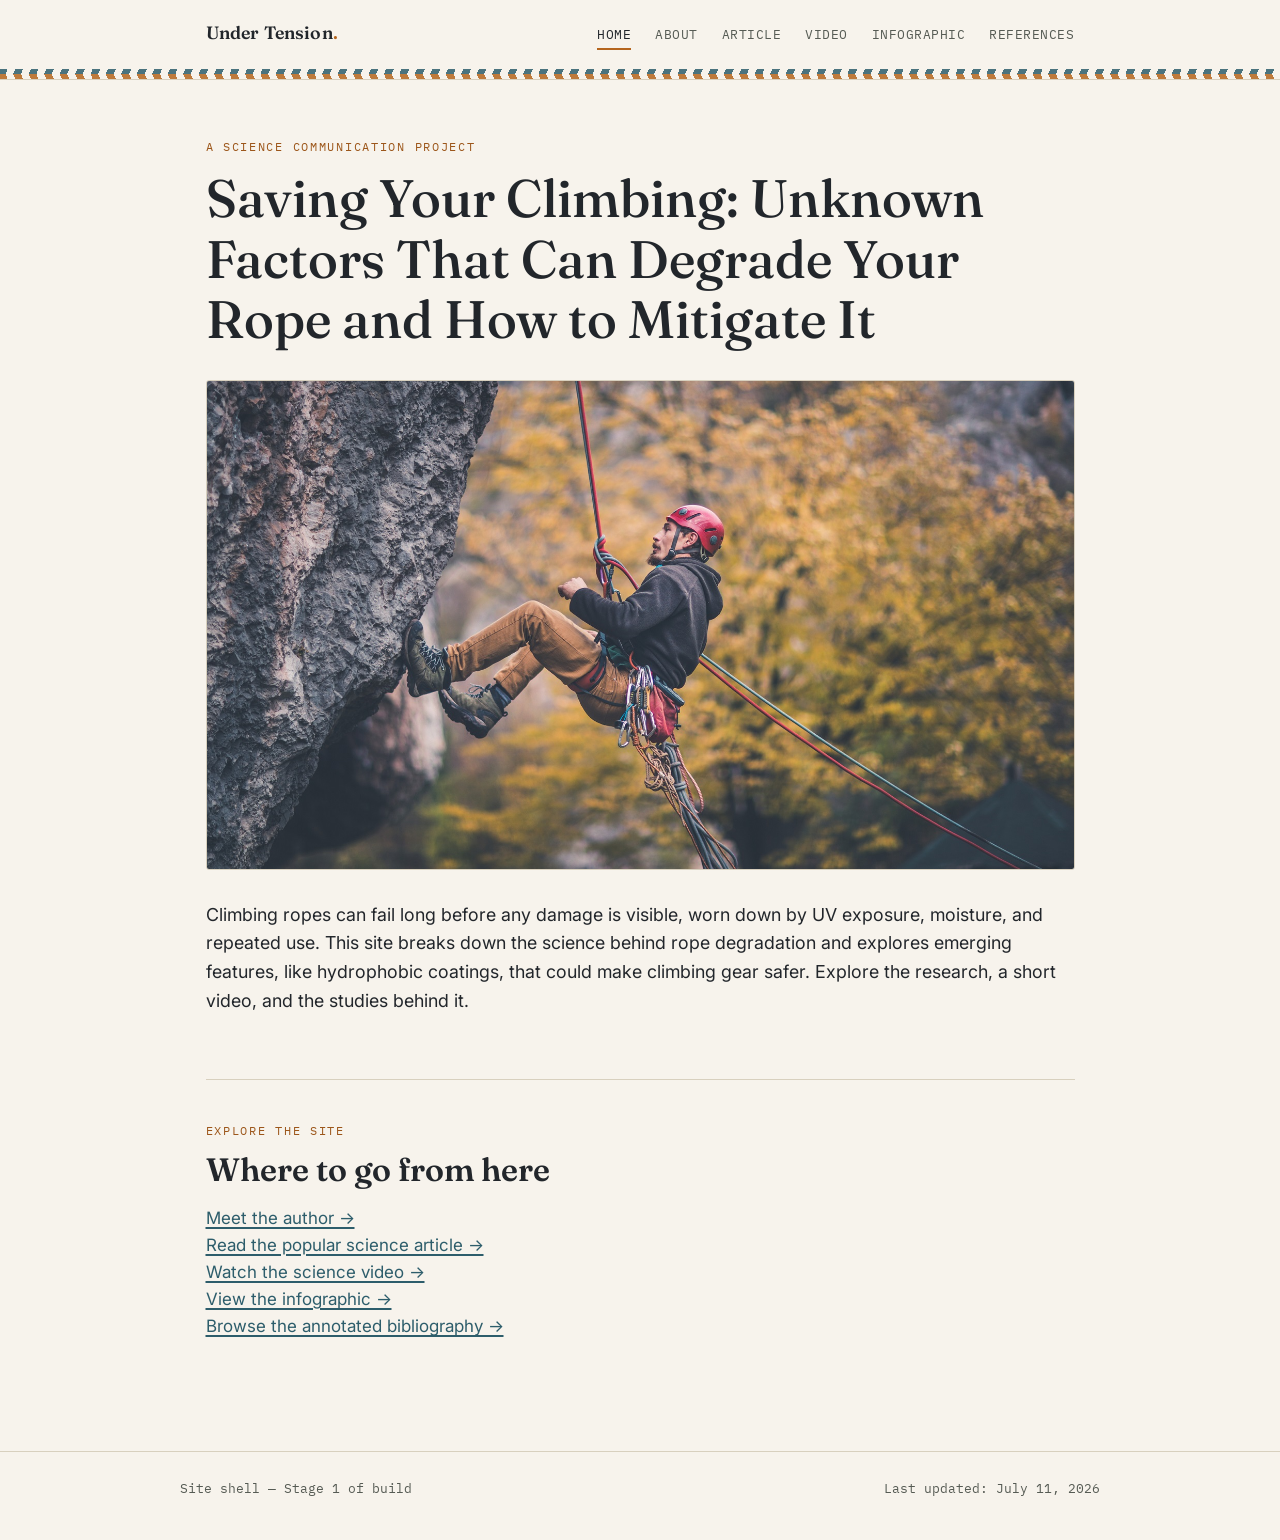
<file: index.html>
<!DOCTYPE html>
<html lang="en">
<head>
  <meta charset="UTF-8">
  <meta name="viewport" content="width=device-width, initial-scale=1.0">
  <title>Under Tension — The Science of Rope Safety</title>
  <link rel="preconnect" href="https://fonts.googleapis.com">
  <link href="https://fonts.googleapis.com/css2?family=Fraunces:opsz,wght@9..144,500;9..144,600&family=Inter:wght@400;500;600&family=IBM+Plex+Mono:wght@500&display=swap" rel="stylesheet">
  <link rel="stylesheet" href="styles.css">
</head>
<body>

  <header class="site-header">
    <div class="nav-inner">
      <a class="site-wordmark" href="index.html">Under Tension<span>.</span></a>
      <nav class="site-nav" aria-label="Primary">
        <a href="index.html" aria-current="page">Home</a>
        <a href="about.html">About</a>
        <a href="article.html">Article</a>
        <a href="video.html">Video</a>
        <a href="infographic.html">Infographic</a>
        <a href="references.html">References</a>
      </nav>
    </div>
    <div class="rope-rule" role="presentation"></div>
  </header>

  <main>

    <section class="hero">
      <p class="eyebrow">A Science Communication Project</p>
      <h1>Saving Your Climbing: Unknown Factors That Can Degrade Your Rope and How to Mitigate It</h1>

      <img src="homepage-climber.jpg" alt="A climber rappelling down a rock face using a rope and harness" style="width: 100%; border-radius: 3px; margin: 1.8rem 0; border: 1px solid var(--line);">

      <p style="font-size: 1.05rem;">Climbing ropes can fail long before any damage is visible, worn down by UV exposure, moisture, and repeated use. This site breaks down the science behind rope degradation and explores emerging features, like hydrophobic coatings, that could make climbing gear safer. Explore the research, a short video, and the studies behind it.</p>
    </section>

    <section id="explore">
      <p class="eyebrow">Explore the Site</p>
      <h2>Where to go from here</h2>
      <p>
        <a href="about.html">Meet the author →</a><br>
        <a href="article.html">Read the popular science article →</a><br>
        <a href="video.html">Watch the science video →</a><br>
        <a href="infographic.html">View the infographic →</a><br>
        <a href="references.html">Browse the annotated bibliography →</a>
      </p>
    </section>

  </main>

  <footer class="site-footer">
    <div class="site-footer-inner">
      <span>Site shell — Stage 1 of build</span>
      <span>Last updated: July 11, 2026</span>
    </div>
  </footer>

</body>
</html>
</file>
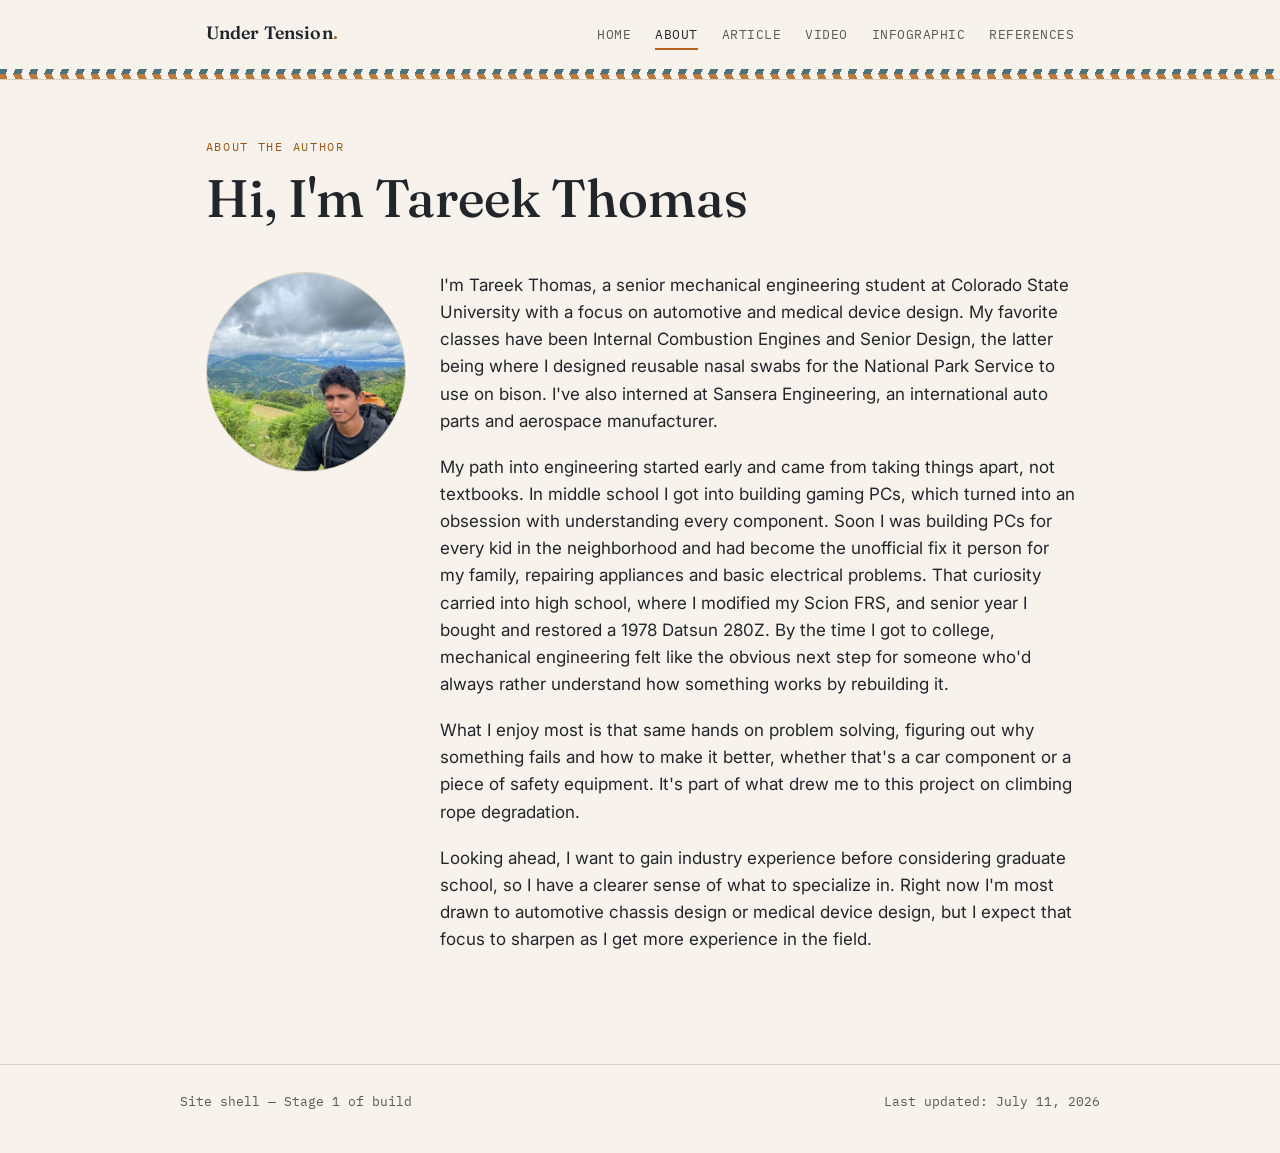
<file: about.html>
<!DOCTYPE html>
<html lang="en">
<head>
  <meta charset="UTF-8">
  <meta name="viewport" content="width=device-width, initial-scale=1.0">
  <title>About — Under Tension</title>
  <link rel="preconnect" href="https://fonts.googleapis.com">
  <link href="https://fonts.googleapis.com/css2?family=Fraunces:opsz,wght@9..144,500;9..144,600&family=Inter:wght@400;500;600&family=IBM+Plex+Mono:wght@500&display=swap" rel="stylesheet">
  <link rel="stylesheet" href="styles.css">
</head>
<body>

  <header class="site-header">
    <div class="nav-inner">
      <a class="site-wordmark" href="index.html">Under Tension<span>.</span></a>
      <nav class="site-nav" aria-label="Primary">
        <a href="index.html">Home</a>
        <a href="about.html" aria-current="page">About</a>
        <a href="article.html">Article</a>
        <a href="video.html">Video</a>
        <a href="infographic.html">Infographic</a>
        <a href="references.html">References</a>
      </nav>
    </div>
    <div class="rope-rule" role="presentation"></div>
  </header>

  <main>

    <section class="hero" style="padding-bottom: 1rem;">
      <p class="eyebrow">About the Author</p>
      <h1>Hi, I'm Tareek Thomas</h1>
    </section>

    <section style="border-top: none; padding-top: 0;">
      <div class="about-grid">

        <img src="tareek-photo.jpg" alt="Photo of Tareek Thomas" style="width: 200px; height: 200px; object-fit: cover; border-radius: 50%; border: 1.5px solid var(--line); flex-shrink: 0;">

        <div class="about-text">
          <p>I'm Tareek Thomas, a senior mechanical engineering student at Colorado State University with a focus on automotive and medical device design. My favorite classes have been Internal Combustion Engines and Senior Design, the latter being where I designed reusable nasal swabs for the National Park Service to use on bison. I've also interned at Sansera Engineering, an international auto parts and aerospace manufacturer.</p>

          <p>My path into engineering started early and came from taking things apart, not textbooks. In middle school I got into building gaming PCs, which turned into an obsession with understanding every component. Soon I was building PCs for every kid in the neighborhood and had become the unofficial fix it person for my family, repairing appliances and basic electrical problems. That curiosity carried into high school, where I modified my Scion FRS, and senior year I bought and restored a 1978 Datsun 280Z. By the time I got to college, mechanical engineering felt like the obvious next step for someone who'd always rather understand how something works by rebuilding it.</p>

          <p>What I enjoy most is that same hands on problem solving, figuring out why something fails and how to make it better, whether that's a car component or a piece of safety equipment. It's part of what drew me to this project on climbing rope degradation.</p>

          <p>Looking ahead, I want to gain industry experience before considering graduate school, so I have a clearer sense of what to specialize in. Right now I'm most drawn to automotive chassis design or medical device design, but I expect that focus to sharpen as I get more experience in the field.</p>
        </div>

      </div>
    </section>

  </main>

  <footer class="site-footer">
    <div class="site-footer-inner">
      <span>Site shell — Stage 1 of build</span>
      <span>Last updated: July 11, 2026</span>
    </div>
  </footer>

</body>
</html>
</file>
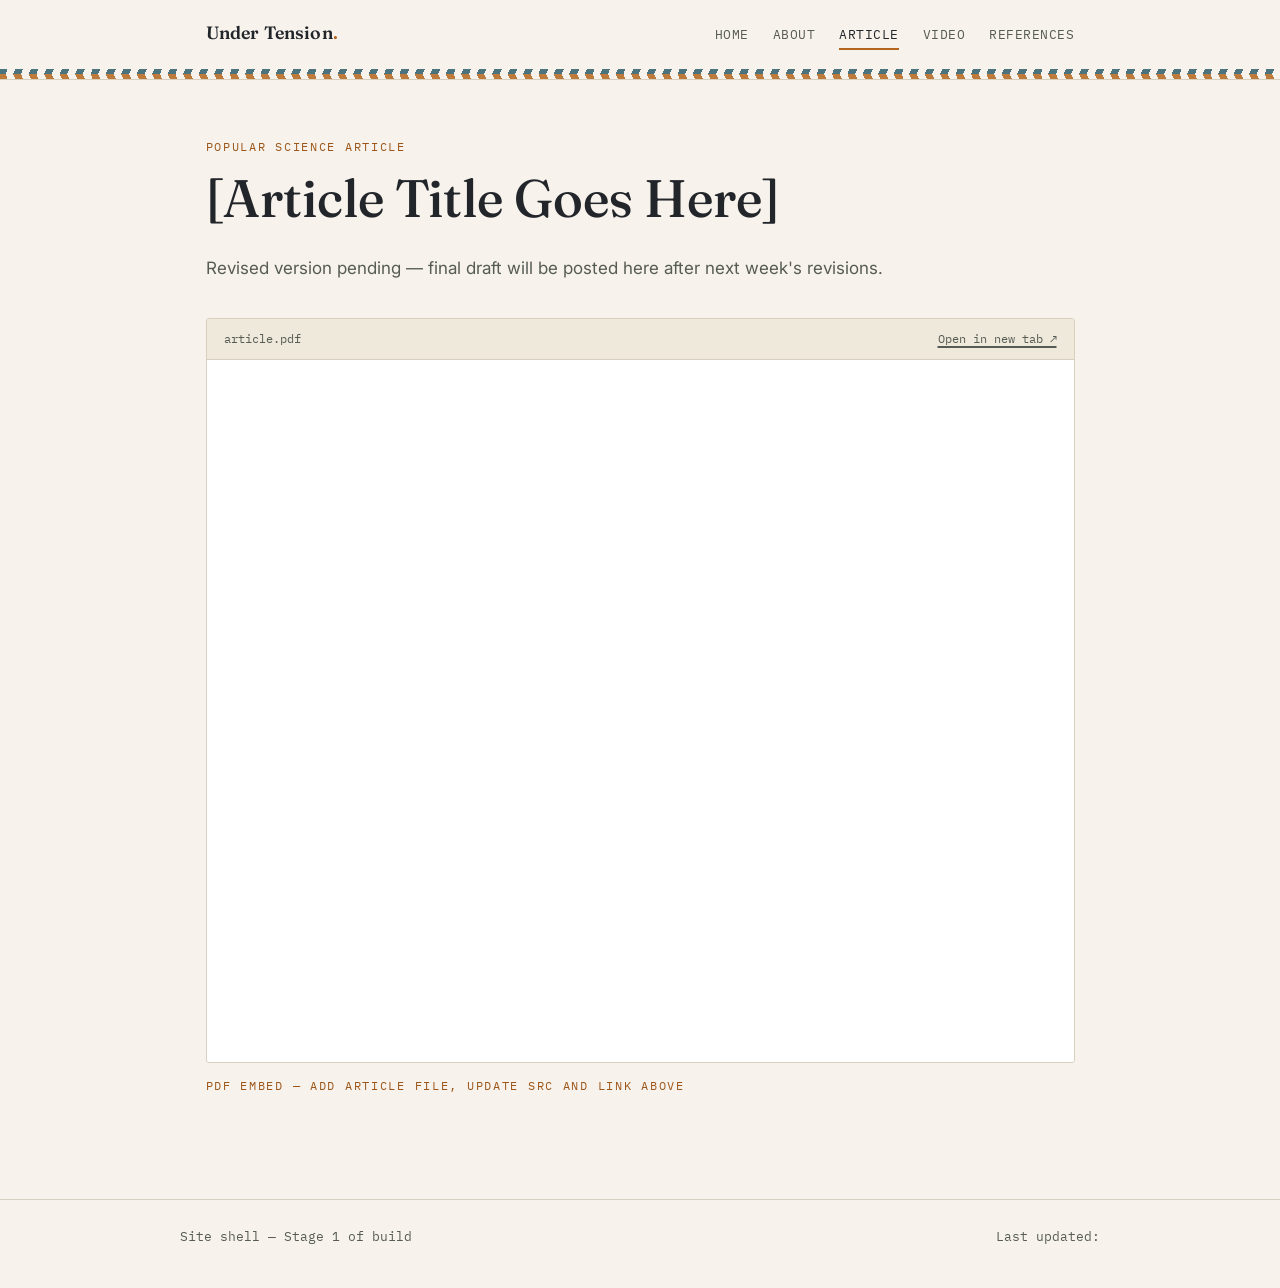
<file: article.html>
<!DOCTYPE html>
<html lang="en">
<head>
  <meta charset="UTF-8">
  <meta name="viewport" content="width=device-width, initial-scale=1.0">
  <title>Article — Under Tension</title>
  <link rel="preconnect" href="https://fonts.googleapis.com">
  <link href="https://fonts.googleapis.com/css2?family=Fraunces:opsz,wght@9..144,500;9..144,600&family=Inter:wght@400;500;600&family=IBM+Plex+Mono:wght@500&display=swap" rel="stylesheet">
  <link rel="stylesheet" href="styles.css">
</head>
<body>

  <header class="site-header">
    <div class="nav-inner">
      <a class="site-wordmark" href="index.html">Under Tension<span>.</span></a>
      <nav class="site-nav" aria-label="Primary">
        <a href="index.html">Home</a>
        <a href="about.html">About</a>
        <a href="article.html" aria-current="page">Article</a>
        <a href="video.html">Video</a>
        <a href="references.html">References</a>
      </nav>
    </div>
    <div class="rope-rule" role="presentation"></div>
  </header>

  <main>

    <section class="hero" style="padding-bottom: 1rem;">
      <p class="eyebrow">Popular Science Article</p>
      <h1>[Article Title Goes Here]</h1>
      <p style="color: var(--ink-soft);">Revised version pending — final draft will be posted here after next week's revisions.</p>
    </section>

    <section style="border-top: none; padding-top: 0;">

      <!-- Embed PDF export of the polished, two-column article -->
      <div class="article-embed">
        <div class="article-toolbar">
          <span>article.pdf</span>
          <a href="#" style="color: var(--ink-soft);">Open in new tab ↗</a>
        </div>
        <!-- Replace src with path to exported PDF once ready -->
        <iframe src="" title="Popular science article PDF" loading="lazy"></iframe>
      </div>
      <p class="eyebrow" style="margin-top: 0.8rem;">PDF embed — add article file, update src and link above</p>

    </section>

  </main>

  <footer class="site-footer">
    <div class="site-footer-inner">
      <span>Site shell — Stage 1 of build</span>
      <span>Last updated: <!-- TODO: date --></span>
    </div>
  </footer>

</body>
</html>
</file>
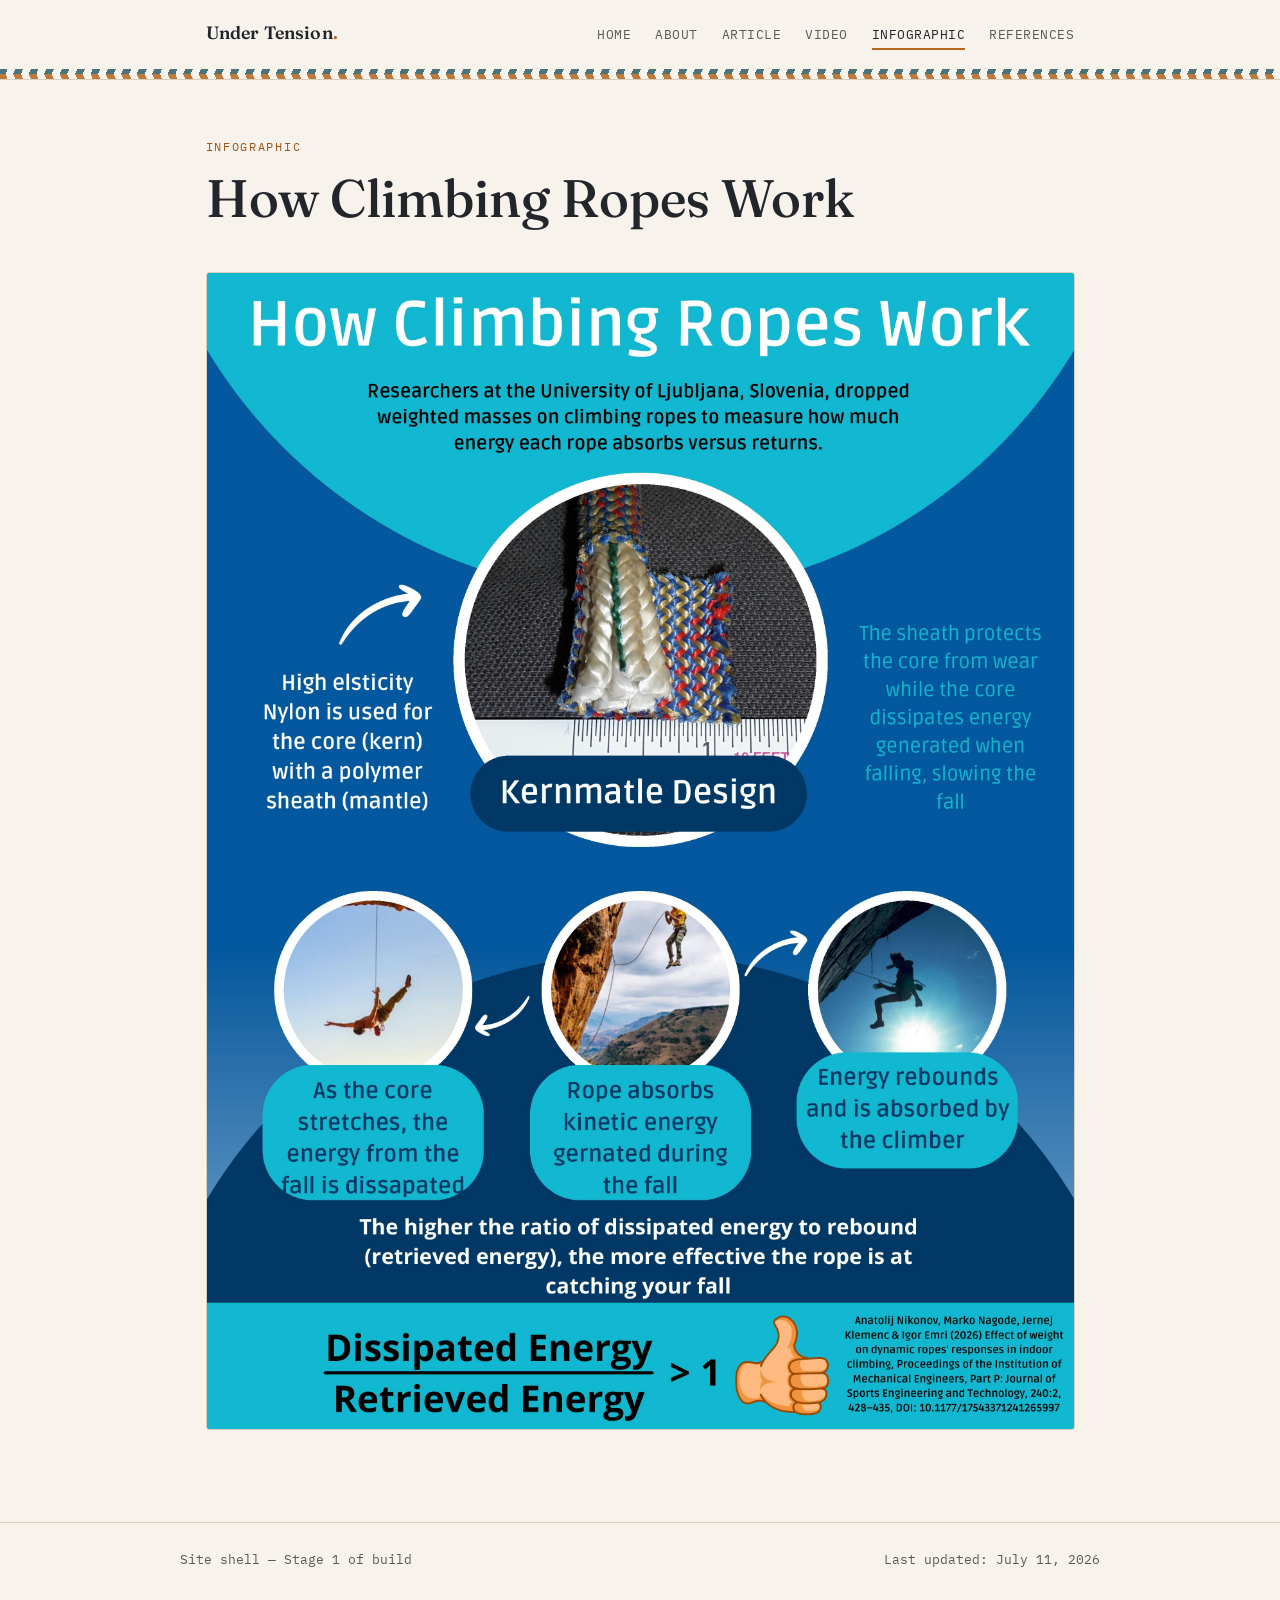
<file: infographic.html>
<!DOCTYPE html>
<html lang="en">
<head>
  <meta charset="UTF-8">
  <meta name="viewport" content="width=device-width, initial-scale=1.0">
  <title>Infographic — Under Tension</title>
  <link rel="preconnect" href="https://fonts.googleapis.com">
  <link href="https://fonts.googleapis.com/css2?family=Fraunces:opsz,wght@9..144,500;9..144,600&family=Inter:wght@400;500;600&family=IBM+Plex+Mono:wght@500&display=swap" rel="stylesheet">
  <link rel="stylesheet" href="styles.css">
</head>
<body>

  <header class="site-header">
    <div class="nav-inner">
      <a class="site-wordmark" href="index.html">Under Tension<span>.</span></a>
      <nav class="site-nav" aria-label="Primary">
        <a href="index.html">Home</a>
        <a href="about.html">About</a>
        <a href="article.html">Article</a>
        <a href="video.html">Video</a>
        <a href="infographic.html" aria-current="page">Infographic</a>
        <a href="references.html">References</a>
      </nav>
    </div>
    <div class="rope-rule" role="presentation"></div>
  </header>

  <main>

    <section class="hero" style="padding-bottom: 1rem;">
      <p class="eyebrow">Infographic</p>
      <h1>How Climbing Ropes Work</h1>
    </section>

    <section style="border-top: none; padding-top: 0;">
      <img src="infographic-1.jpg" alt="Infographic explaining kernmantle climbing rope design and how climbing ropes absorb and dissipate fall energy, based on research from the University of Ljubljana" style="width: 100%; border-radius: 3px; border: 1px solid var(--line);">
    </section>

  </main>

  <footer class="site-footer">
    <div class="site-footer-inner">
      <span>Site shell — Stage 1 of build</span>
      <span>Last updated: July 11, 2026</span>
    </div>
  </footer>

</body>
</html>
</file>
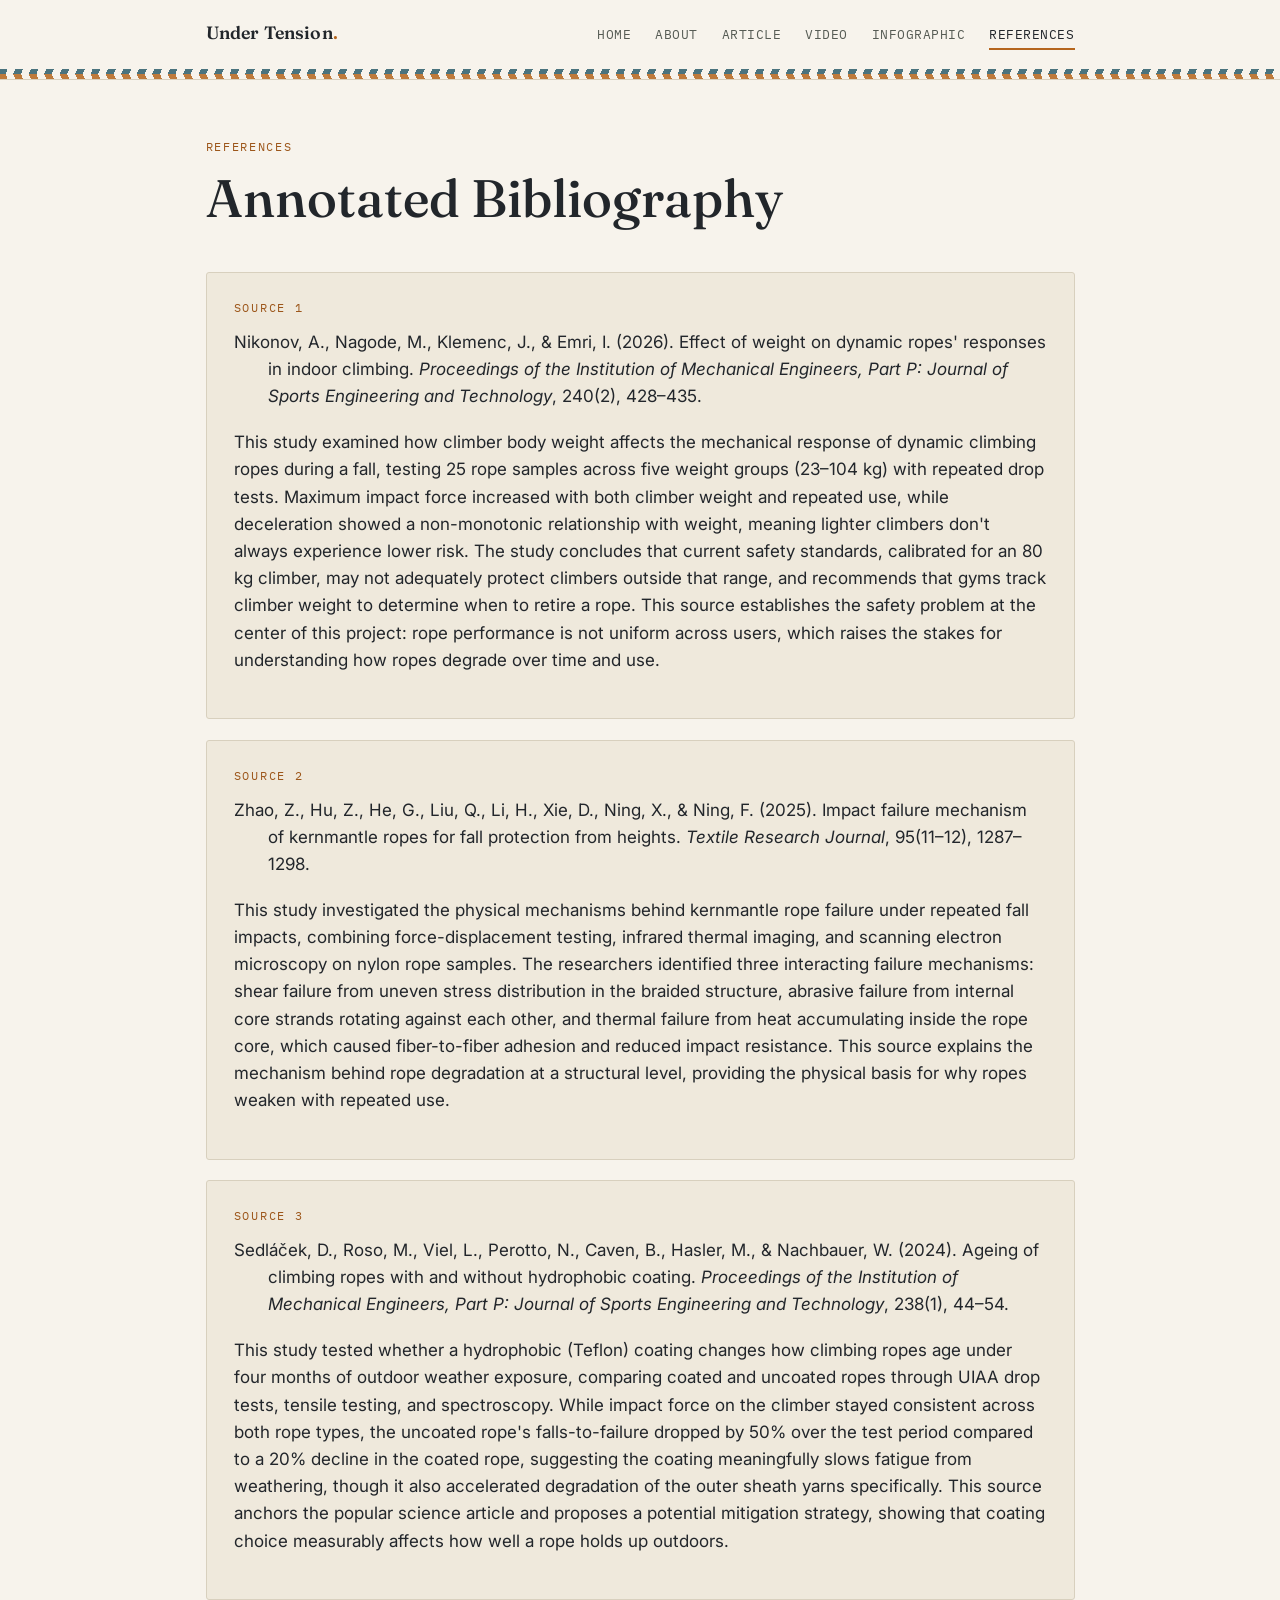
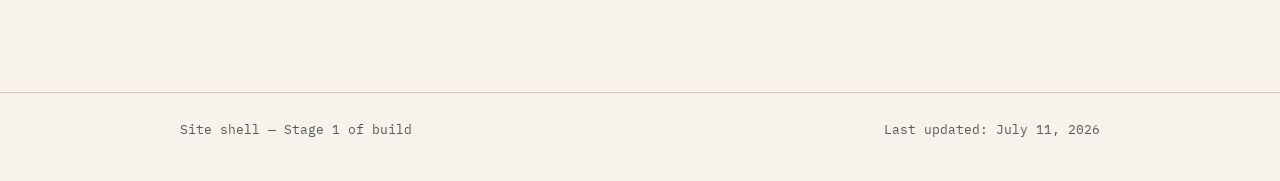
<file: references.html>
<!DOCTYPE html>
<html lang="en">
<head>
  <meta charset="UTF-8">
  <meta name="viewport" content="width=device-width, initial-scale=1.0">
  <title>References — Under Tension</title>
  <link rel="preconnect" href="https://fonts.googleapis.com">
  <link href="https://fonts.googleapis.com/css2?family=Fraunces:opsz,wght@9..144,500;9..144,600&family=Inter:wght@400;500;600&family=IBM+Plex+Mono:wght@500&display=swap" rel="stylesheet">
  <link rel="stylesheet" href="styles.css">
</head>
<body>

  <header class="site-header">
    <div class="nav-inner">
      <a class="site-wordmark" href="index.html">Under Tension<span>.</span></a>
      <nav class="site-nav" aria-label="Primary">
        <a href="index.html">Home</a>
        <a href="about.html">About</a>
        <a href="article.html">Article</a>
        <a href="video.html">Video</a>
        <a href="infographic.html">Infographic</a>
        <a href="references.html" aria-current="page">References</a>
      </nav>
    </div>
    <div class="rope-rule" role="presentation"></div>
  </header>

  <main>

    <section class="hero" style="padding-bottom: 1rem;">
      <p class="eyebrow">References</p>
      <h1>Annotated Bibliography</h1>
    </section>

    <section style="border-top: none; padding-top: 0;">

      <div class="card">
        <p class="eyebrow">Source 1</p>
        <p class="citation">Nikonov, A., Nagode, M., Klemenc, J., &amp; Emri, I. (2026). Effect of weight on dynamic ropes' responses in indoor climbing. <em>Proceedings of the Institution of Mechanical Engineers, Part P: Journal of Sports Engineering and Technology</em>, 240(2), 428–435.</p>
        <p>This study examined how climber body weight affects the mechanical response of dynamic climbing ropes during a fall, testing 25 rope samples across five weight groups (23–104 kg) with repeated drop tests. Maximum impact force increased with both climber weight and repeated use, while deceleration showed a non-monotonic relationship with weight, meaning lighter climbers don't always experience lower risk. The study concludes that current safety standards, calibrated for an 80 kg climber, may not adequately protect climbers outside that range, and recommends that gyms track climber weight to determine when to retire a rope. This source establishes the safety problem at the center of this project: rope performance is not uniform across users, which raises the stakes for understanding how ropes degrade over time and use.</p>
      </div>

      <div class="card" style="margin-top: 1.2rem;">
        <p class="eyebrow">Source 2</p>
        <p class="citation">Zhao, Z., Hu, Z., He, G., Liu, Q., Li, H., Xie, D., Ning, X., &amp; Ning, F. (2025). Impact failure mechanism of kernmantle ropes for fall protection from heights. <em>Textile Research Journal</em>, 95(11–12), 1287–1298.</p>
        <p>This study investigated the physical mechanisms behind kernmantle rope failure under repeated fall impacts, combining force-displacement testing, infrared thermal imaging, and scanning electron microscopy on nylon rope samples. The researchers identified three interacting failure mechanisms: shear failure from uneven stress distribution in the braided structure, abrasive failure from internal core strands rotating against each other, and thermal failure from heat accumulating inside the rope core, which caused fiber-to-fiber adhesion and reduced impact resistance. This source explains the mechanism behind rope degradation at a structural level, providing the physical basis for why ropes weaken with repeated use.</p>
      </div>

      <div class="card" style="margin-top: 1.2rem;">
        <p class="eyebrow">Source 3</p>
        <p class="citation">Sedláček, D., Roso, M., Viel, L., Perotto, N., Caven, B., Hasler, M., &amp; Nachbauer, W. (2024). Ageing of climbing ropes with and without hydrophobic coating. <em>Proceedings of the Institution of Mechanical Engineers, Part P: Journal of Sports Engineering and Technology</em>, 238(1), 44–54.</p>
        <p>This study tested whether a hydrophobic (Teflon) coating changes how climbing ropes age under four months of outdoor weather exposure, comparing coated and uncoated ropes through UIAA drop tests, tensile testing, and spectroscopy. While impact force on the climber stayed consistent across both rope types, the uncoated rope's falls-to-failure dropped by 50% over the test period compared to a 20% decline in the coated rope, suggesting the coating meaningfully slows fatigue from weathering, though it also accelerated degradation of the outer sheath yarns specifically. This source anchors the popular science article and proposes a potential mitigation strategy, showing that coating choice measurably affects how well a rope holds up outdoors.</p>
      </div>

    </section>

  </main>

  <footer class="site-footer">
    <div class="site-footer-inner">
      <span>Site shell — Stage 1 of build</span>
      <span>Last updated: July 11, 2026</span>
    </div>
  </footer>

</body>
</html>
</file>
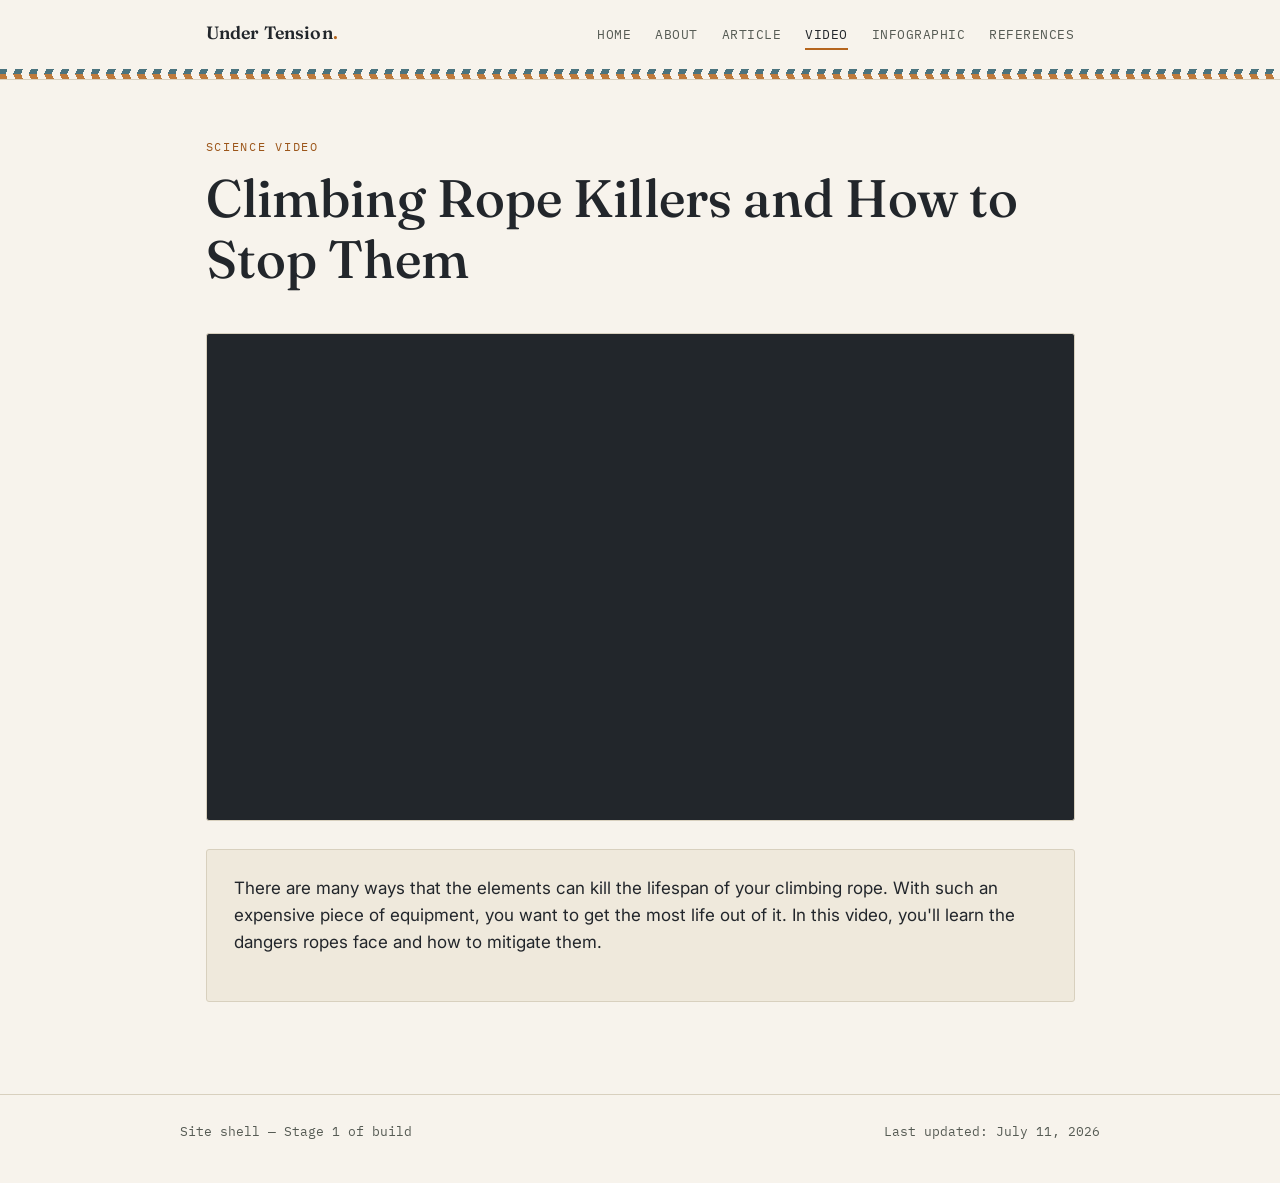
<file: video.html>
<!DOCTYPE html>
<html lang="en">
<head>
  <meta charset="UTF-8">
  <meta name="viewport" content="width=device-width, initial-scale=1.0">
  <title>Video — Under Tension</title>
  <link rel="preconnect" href="https://fonts.googleapis.com">
  <link href="https://fonts.googleapis.com/css2?family=Fraunces:opsz,wght@9..144,500;9..144,600&family=Inter:wght@400;500;600&family=IBM+Plex+Mono:wght@500&display=swap" rel="stylesheet">
  <link rel="stylesheet" href="styles.css">
</head>
<body>

  <header class="site-header">
    <div class="nav-inner">
      <a class="site-wordmark" href="index.html">Under Tension<span>.</span></a>
      <nav class="site-nav" aria-label="Primary">
        <a href="index.html">Home</a>
        <a href="about.html">About</a>
        <a href="article.html">Article</a>
        <a href="video.html" aria-current="page">Video</a>
        <a href="infographic.html">Infographic</a>
        <a href="references.html">References</a>
      </nav>
    </div>
    <div class="rope-rule" role="presentation"></div>
  </header>

  <main>

    <section class="hero" style="padding-bottom: 1rem;">
      <p class="eyebrow">Science Video</p>
      <h1>Climbing Rope Killers and How to Stop Them</h1>
    </section>

    <section style="border-top: none; padding-top: 0;">

      <div class="video-frame">
        <!--
          Replace src with embed link once video is uploaded, e.g.:
          YouTube:  https://www.youtube.com/embed/VIDEO_ID
          Vimeo:    https://player.vimeo.com/video/VIDEO_ID
        -->
        <iframe
          src="https://www.youtube.com/embed/vulMutAZ1Wk"
          title="Climbing Rope Killers and How to Stop Them"
          loading="lazy"
          allow="accelerometer; autoplay; clipboard-write; encrypted-media; gyroscope; picture-in-picture"
          allowfullscreen>
        </iframe>
      </div>

      <div class="card" style="margin-top: 1.6rem;">
        <p>There are many ways that the elements can kill the lifespan of your climbing rope. With such an expensive piece of equipment, you want to get the most life out of it. In this video, you'll learn the dangers ropes face and how to mitigate them.</p>
      </div>

    </section>

  </main>

  <footer class="site-footer">
    <div class="site-footer-inner">
      <span>Site shell — Stage 1 of build</span>
      <span>Last updated: July 11, 2026</span>
    </div>
  </footer>

</body>
</html>
</file>
<file: styles.css>
/* ==========================================================================
   Design tokens
   ========================================================================== */
:root {
  --paper:      #F7F3EC;
  --paper-dim:  #EFE9DC;
  --ink:        #22262B;
  --ink-soft:   #565B54;
  --line:       #D8D0BE;
  --teal:       #2D5D6B;
  --teal-dim:   #24505C;
  --rust:       #B5651D;
  --rust-dim:   #9C561A;
  --alert:      #A63B2A;

  --display: "Fraunces", "Iowan Old Style", Georgia, serif;
  --body: "Inter", -apple-system, BlinkMacSystemFont, "Segoe UI", sans-serif;
  --mono: "IBM Plex Mono", "SFMono-Regular", Menlo, monospace;

  --max-w: 920px;
  --radius: 3px;
}

@media (prefers-reduced-motion: no-preference) {
  html { scroll-behavior: smooth; }
}

* { box-sizing: border-box; }

html, body {
  margin: 0;
  padding: 0;
  background: var(--paper);
  color: var(--ink);
  font-family: var(--body);
  font-size: 17px;
  line-height: 1.6;
}

img { max-width: 100%; display: block; }

a { color: var(--teal); text-decoration-thickness: 1.5px; text-underline-offset: 3px; }
a:hover { color: var(--teal-dim); }

a:focus-visible,
button:focus-visible,
input:focus-visible,
textarea:focus-visible {
  outline: 2px solid var(--rust);
  outline-offset: 3px;
}

h1, h2, h3 {
  font-family: var(--display);
  font-weight: 600;
  line-height: 1.15;
  margin: 0 0 0.5em;
  color: var(--ink);
}

h1 { font-size: clamp(2.1rem, 4.5vw, 3.1rem); font-weight: 500; }
h2 { font-size: clamp(1.4rem, 3vw, 1.9rem); }
h3 { font-size: 1.15rem; }

p { margin: 0 0 1.1em; color: var(--ink); }

.eyebrow {
  font-family: var(--mono);
  font-size: 0.72rem;
  letter-spacing: 0.14em;
  text-transform: uppercase;
  color: var(--rust-dim);
  margin: 0 0 0.9em;
}

/* ==========================================================================
   Signature element: woven-rope rule
   used under the nav and between major sections, standing in for the
   climbing rope research that runs through the whole site
   ========================================================================== */
.rope-rule {
  height: 10px;
  width: 100%;
  background-image:
    repeating-linear-gradient(115deg,
      var(--teal) 0px, var(--teal) 7px,
      transparent 7px, transparent 14px),
    repeating-linear-gradient(65deg,
      var(--rust) 0px, var(--rust) 7px,
      transparent 7px, transparent 14px);
  background-size: 100% 5px;
  background-position: top, bottom;
  background-repeat: repeat-x;
  opacity: 0.85;
}

/* ==========================================================================
   Layout shell
   ========================================================================== */
.site-header {
  background: var(--paper);
  position: sticky;
  top: 0;
  z-index: 10;
  border-bottom: 1px solid var(--line);
}

.nav-inner {
  max-width: var(--max-w);
  margin: 0 auto;
  padding: 1.1rem 1.5rem;
  display: flex;
  align-items: baseline;
  justify-content: space-between;
  flex-wrap: wrap;
  gap: 0.75rem;
}

.site-wordmark {
  font-family: var(--display);
  font-size: 1.05rem;
  font-weight: 600;
  color: var(--ink);
  text-decoration: none;
  letter-spacing: 0.01em;
}
.site-wordmark:hover { color: var(--teal); }
.site-wordmark span { color: var(--rust); }

.site-nav { display: flex; gap: 1.4rem; flex-wrap: wrap; }

.site-nav a {
  font-family: var(--mono);
  font-size: 0.78rem;
  letter-spacing: 0.04em;
  text-transform: uppercase;
  color: var(--ink-soft);
  text-decoration: none;
  padding-bottom: 3px;
  border-bottom: 2px solid transparent;
}

.site-nav a:hover,
.site-nav a[aria-current="page"] {
  color: var(--ink);
  border-bottom-color: var(--rust);
}

main { max-width: var(--max-w); margin: 0 auto; padding: 0 1.5rem; }

.hero { padding: 3.4rem 0 2.6rem; }

section { padding: 2.4rem 0; border-top: 1px solid var(--line); }
section:first-of-type { border-top: none; }

.site-footer {
  margin-top: 3rem;
  border-top: 1px solid var(--line);
  padding: 1.6rem 1.5rem 2.4rem;
}
.site-footer-inner {
  max-width: var(--max-w);
  margin: 0 auto;
  font-family: var(--mono);
  font-size: 0.75rem;
  color: var(--ink-soft);
  display: flex;
  justify-content: space-between;
  flex-wrap: wrap;
  gap: 0.5rem;
}

/* ==========================================================================
   Reusable content blocks
   ========================================================================== */
.card {
  background: var(--paper-dim);
  border: 1px solid var(--line);
  border-radius: var(--radius);
  padding: 1.5rem 1.6rem;
}

.placeholder {
  border: 1.5px dashed var(--line);
  border-radius: var(--radius);
  padding: 1.4rem 1.5rem;
  color: var(--ink-soft);
  background: repeating-linear-gradient(
    135deg, var(--paper-dim), var(--paper-dim) 10px,
    var(--paper) 10px, var(--paper) 20px
  );
}
.placeholder .eyebrow { color: var(--teal-dim); }
.placeholder p:last-child { margin-bottom: 0; }

.avatar-placeholder {
  width: 168px;
  height: 168px;
  border-radius: 50%;
  border: 1.5px dashed var(--line);
  background: var(--paper-dim);
  display: flex;
  align-items: center;
  justify-content: center;
  font-family: var(--mono);
  font-size: 0.7rem;
  text-align: center;
  color: var(--ink-soft);
  flex-shrink: 0;
  padding: 1rem;
}

.about-grid {
  display: flex;
  gap: 2rem;
  align-items: flex-start;
  flex-wrap: wrap;
}
.about-grid .about-text { flex: 1 1 320px; }

.source-list {
  list-style: none;
  margin: 0;
  padding: 0;
  display: grid;
  gap: 0.9rem;
}
.source-list li {
  border-left: 3px solid var(--teal);
  padding: 0.15rem 0 0.15rem 1rem;
}
.source-list .source-role {
  font-family: var(--mono);
  font-size: 0.72rem;
  text-transform: uppercase;
  letter-spacing: 0.08em;
  color: var(--rust-dim);
  display: block;
  margin-bottom: 0.15rem;
}

.citation {
  padding-left: 2em;
  text-indent: -2em;
}

.video-frame {
  aspect-ratio: 16 / 9;
  width: 100%;
  border: 1px solid var(--line);
  border-radius: var(--radius);
  overflow: hidden;
  background: var(--ink);
}
.video-frame iframe { width: 100%; height: 100%; border: 0; display: block; }

.article-embed {
  border: 1px solid var(--line);
  border-radius: var(--radius);
  overflow: hidden;
}
.article-embed .article-toolbar {
  background: var(--paper-dim);
  border-bottom: 1px solid var(--line);
  padding: 0.6rem 1rem;
  font-family: var(--mono);
  font-size: 0.72rem;
  color: var(--ink-soft);
  display: flex;
  justify-content: space-between;
}
.article-embed iframe {
  width: 100%;
  height: 78vh;
  min-height: 500px;
  border: 0;
  display: block;
  background: white;
}

.btn {
  display: inline-block;
  font-family: var(--mono);
  font-size: 0.78rem;
  text-transform: uppercase;
  letter-spacing: 0.06em;
  text-decoration: none;
  color: var(--paper);
  background: var(--teal);
  padding: 0.65rem 1.1rem;
  border-radius: var(--radius);
}
.btn:hover { background: var(--teal-dim); color: var(--paper); }

@media (max-width: 600px) {
  .hero { padding: 2.2rem 0 1.8rem; }
  .article-embed iframe { height: 60vh; }
}
</file>
